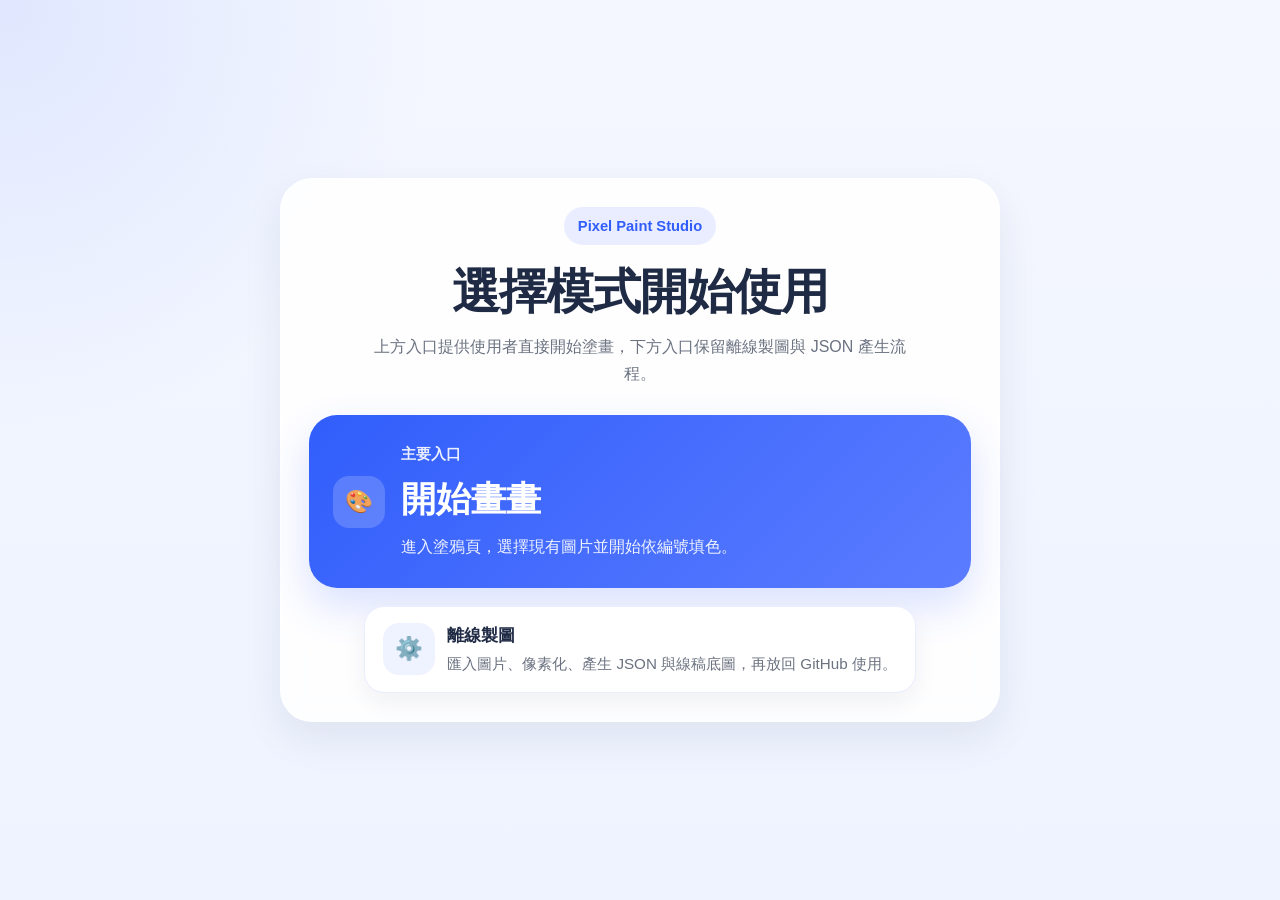
<file: index.html>
<!DOCTYPE html>
<html lang="zh-Hant">
<head>
  <meta charset="UTF-8" />
  <meta name="viewport" content="width=device-width, initial-scale=1.0, viewport-fit=cover" />
  <title>Pixel Paint Studio</title>
  <link href="https://cdn.jsdelivr.net/npm/bootstrap@5.3.3/dist/css/bootstrap.min.css" rel="stylesheet">
  <style>
    :root {
      --bg-1: #f4f7ff;
      --bg-2: #eef3ff;
      --text-main: #1f2a44;
      --text-muted: #6b7280;
      --line: rgba(49, 94, 251, 0.10);
      --primary-shadow: 0 18px 40px rgba(49, 94, 251, 0.18);
      --card-shadow: 0 16px 40px rgba(31, 42, 68, 0.08);
    }

    body {
      min-height: 100vh;
      margin: 0;
      font-family: Arial, "Noto Sans TC", sans-serif;
      color: var(--text-main);
      background:
        radial-gradient(circle at top left, rgba(49, 94, 251, 0.10), transparent 28%),
        linear-gradient(180deg, var(--bg-1) 0%, var(--bg-2) 100%);
    }

    .entry-shell {
      min-height: 100vh;
      display: flex;
      align-items: center;
      justify-content: center;
      padding: 24px;
    }

    .entry-panel {
      width: min(100%, 720px);
      background: rgba(255, 255, 255, 0.88);
      backdrop-filter: blur(10px);
      border: 1px solid rgba(255, 255, 255, 0.7);
      border-radius: 32px;
      box-shadow: var(--card-shadow);
      padding: 28px;
    }

    .entry-badge {
      display: inline-flex;
      align-items: center;
      gap: 8px;
      border-radius: 999px;
      padding: 8px 14px;
      background: rgba(49, 94, 251, 0.10);
      color: #315efb;
      font-weight: 700;
      font-size: 0.92rem;
      margin-bottom: 18px;
    }

    .entry-title {
      font-size: clamp(2rem, 4vw, 3rem);
      font-weight: 800;
      letter-spacing: -0.02em;
      margin-bottom: 12px;
    }

    .entry-desc {
      color: var(--text-muted);
      font-size: 1rem;
      line-height: 1.7;
      max-width: 560px;
      margin: 0 auto 28px;
    }

    .entry-main-link {
      display: block;
      text-decoration: none;
      border-radius: 28px;
      padding: 28px 24px;
      color: #fff;
      background: linear-gradient(135deg, #315efb 0%, #5b7cff 100%);
      box-shadow: var(--primary-shadow);
      transition: transform .18s ease, box-shadow .18s ease;
    }

    .entry-main-link:hover {
      transform: translateY(-2px);
      box-shadow: 0 22px 48px rgba(49, 94, 251, 0.24);
      color: #fff;
    }

    .entry-main-label {
      font-size: 0.92rem;
      opacity: 0.9;
      font-weight: 700;
      margin-bottom: 8px;
    }

    .entry-main-title {
      font-size: clamp(1.6rem, 3vw, 2.2rem);
      font-weight: 800;
      margin-bottom: 8px;
    }

    .entry-main-desc {
      font-size: 1rem;
      line-height: 1.6;
      opacity: 0.92;
      margin: 0;
    }

    .entry-sub-wrap {
      margin-top: 18px;
      display: flex;
      justify-content: center;
    }

    .entry-sub-link {
      display: inline-flex;
      align-items: center;
      gap: 12px;
      text-decoration: none;
      background: #fff;
      color: var(--text-main);
      border: 1px solid var(--line);
      border-radius: 20px;
      padding: 16px 18px;
      min-width: min(100%, 420px);
      box-shadow: 0 10px 24px rgba(31, 42, 68, 0.06);
      transition: transform .18s ease, border-color .18s ease, box-shadow .18s ease;
    }

    .entry-sub-link:hover {
      transform: translateY(-2px);
      border-color: rgba(49, 94, 251, 0.28);
      box-shadow: 0 14px 28px rgba(31, 42, 68, 0.08);
      color: var(--text-main);
    }

    .entry-sub-icon,
    .entry-main-icon {
      flex: 0 0 auto;
      width: 52px;
      height: 52px;
      display: inline-flex;
      align-items: center;
      justify-content: center;
      border-radius: 16px;
      font-size: 1.4rem;
      font-weight: 800;
    }

    .entry-main-icon {
      background: rgba(255,255,255,0.18);
      color: #fff;
    }

    .entry-sub-icon {
      background: rgba(49, 94, 251, 0.08);
      color: #315efb;
    }

    .entry-sub-title {
      font-weight: 800;
      font-size: 1.06rem;
      margin-bottom: 4px;
    }

    .entry-sub-desc {
      color: var(--text-muted);
      margin: 0;
      line-height: 1.55;
      font-size: 0.95rem;
    }

    @media (max-width: 576px) {
      .entry-panel {
        padding: 22px 18px;
        border-radius: 24px;
      }

      .entry-main-link {
        padding: 22px 18px;
        border-radius: 22px;
      }

      .entry-sub-link {
        min-width: 100%;
      }
    }
  </style>
</head>
<body>
  <main class="entry-shell">
    <section class="entry-panel text-center">
      <div class="entry-badge">Pixel Paint Studio</div>
      <h1 class="entry-title">選擇模式開始使用</h1>
      <p class="entry-desc">
        上方入口提供使用者直接開始塗畫，下方入口保留離線製圖與 JSON 產生流程。
      </p>

      <a class="entry-main-link" href="./paint.html">
        <div class="d-flex align-items-center gap-3 text-start">
          <div class="entry-main-icon">🎨</div>
          <div>
            <div class="entry-main-label">主要入口</div>
            <div class="entry-main-title">開始畫畫</div>
            <p class="entry-main-desc">進入塗鴉頁，選擇現有圖片並開始依編號填色。</p>
          </div>
        </div>
      </a>

      <div class="entry-sub-wrap">
        <a class="entry-sub-link text-start" href="./offline.html">
          <div class="entry-sub-icon">⚙️</div>
          <div>
            <div class="entry-sub-title">離線製圖</div>
            <p class="entry-sub-desc">匯入圖片、像素化、產生 JSON 與線稿底圖，再放回 GitHub 使用。</p>
          </div>
        </a>
      </div>
    </section>
  </main>
</body>
</html>
</file>
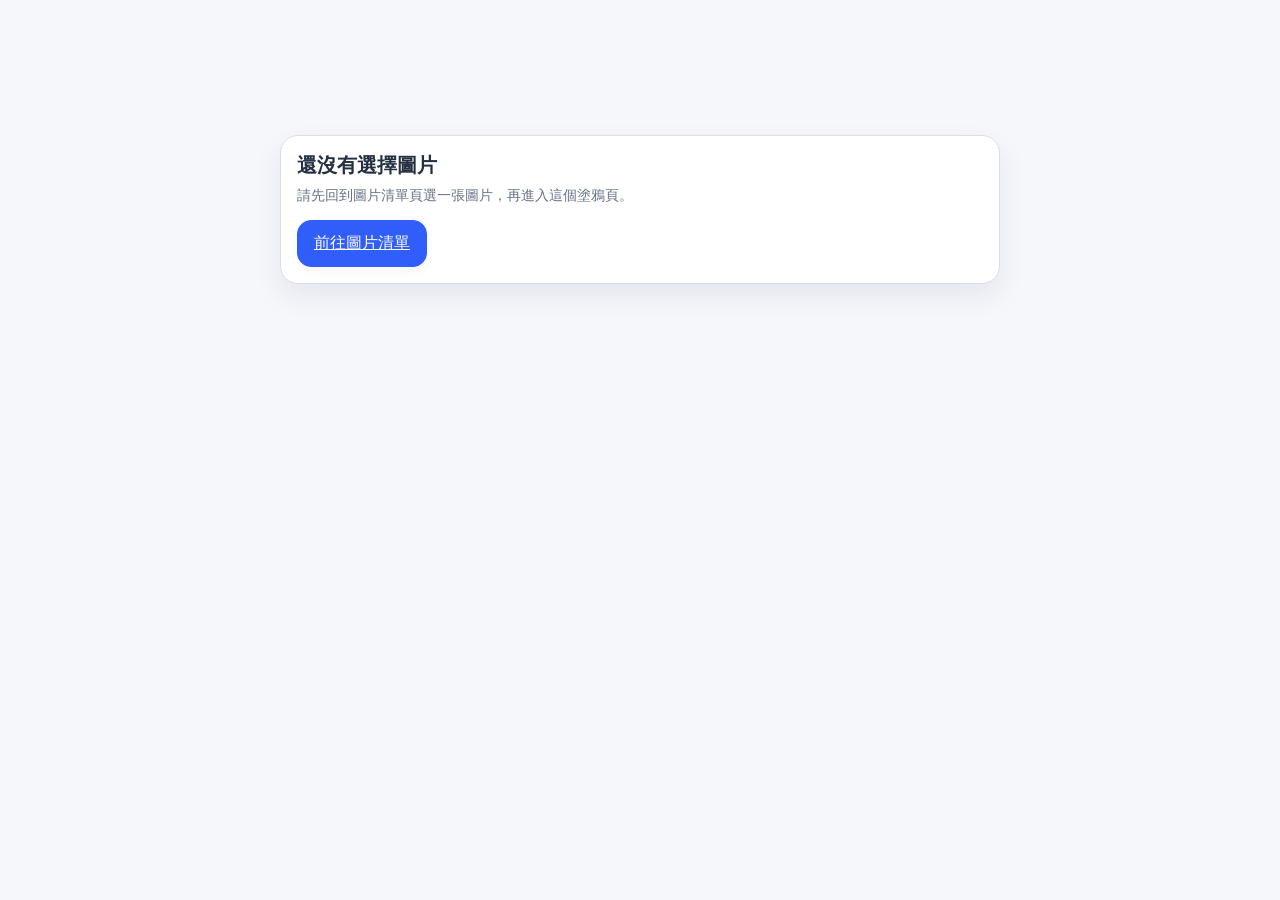
<file: draw.html>
<!DOCTYPE html>
<html lang="zh-Hant">

<head>
  <meta charset="UTF-8" />
  <meta name="viewport" content="width=device-width, initial-scale=1.0, viewport-fit=cover" />
  <title>塗鴉頁｜Pixel Paint Studio</title>
  <link rel="stylesheet" href="./assets/style.css" />
</head>

<body data-page="draw">
  <div class="app-shell">
    <section id="playView" class="panel hidden">
      <div class="play-topbar">
        <div class="play-topbar-main">
          <div>
            <div class="section-title" id="playTitle">開始繪圖</div>
            <div class="section-desc" id="playSubtitle">請先從下方選擇色塊，再點擊底圖上的對應編號。</div>
          </div>
          <button class="btn play-topbar-toggle" id="playTopbarToggle" type="button" aria-expanded="true">收合</button>
        </div>
        <div class="toolbar play-topbar-actions">
          <a class="btn" href="./paint.html">返回圖片清單</a>
          <a class="btn" href="./index.html">返回首頁</a>
          <button class="btn danger" id="clearPaintBtn">清除重繪</button>
          <button class="btn primary" id="exportPaintBtn">匯出繪圖結果</button>
        </div>
      </div>

      <div class="play-area">
        <div class="play-stage" id="playStage">
          <div class="stage-inner">
            <canvas id="playCanvas"></canvas>
          </div>
        </div>

        <div class="palette-bar">
          <div class="palette-scroll" id="paletteBar"></div>
        </div>

        <div class="zoom-controls">
          <button class="palette-tool" id="dragFillLockToggle" type="button" aria-pressed="false" title="鎖定拖曳填色">
            <span class="palette-tool-icon" aria-hidden="true">
              <svg viewBox="0 0 24 24" focusable="false">
                <path d="M17 9h-1V7a4 4 0 0 0-8 0v2H7a2 2 0 0 0-2 2v8a2 2 0 0 0 2 2h10a2 2 0 0 0 2-2v-8a2 2 0 0 0-2-2Zm-6 0V7a2 2 0 1 1 4 0v2h-4Zm1 4h2v4h-2v-4Z"></path>
              </svg>
            </span>
            <span class="palette-tool-check" id="dragFillLockCheck" aria-hidden="true"></span>
          </button>
          <button class="btn zoom-btn" id="zoomInBtn">＋</button>
          <button class="btn zoom-btn" id="zoomOutBtn">－</button>
          <div class="zoom-thumbs">
            <div class="palette-thumb-frame">
              <canvas id="pixelThumbCanvas" class="palette-thumb-canvas" title="像素圖縮圖"></canvas>
            </div>
            <div class="palette-thumb-frame">
              <canvas id="progressThumbCanvas" class="palette-thumb-canvas" title="目前完成縮圖"></canvas>
            </div>
          </div>
        </div>
      </div>
    </section>

    <div id="celebrationLayer" class="celebration-layer" aria-hidden="true"></div>

    <section id="drawEmpty" class="panel empty-state hidden">
      <div class="section-title">還沒有選擇圖片</div>
      <div class="section-desc">請先回到圖片清單頁選一張圖片，再進入這個塗鴉頁。</div>
      <div class="inline-actions">
        <a class="btn primary" href="./paint.html">前往圖片清單</a>
      </div>
    </section>
  </div>
  <script src="https://cdn.jsdelivr.net/npm/gsap@3.13.0/dist/gsap.min.js"></script>
  <script src="./assets/app.js"></script>
</body>

</html>
</file>
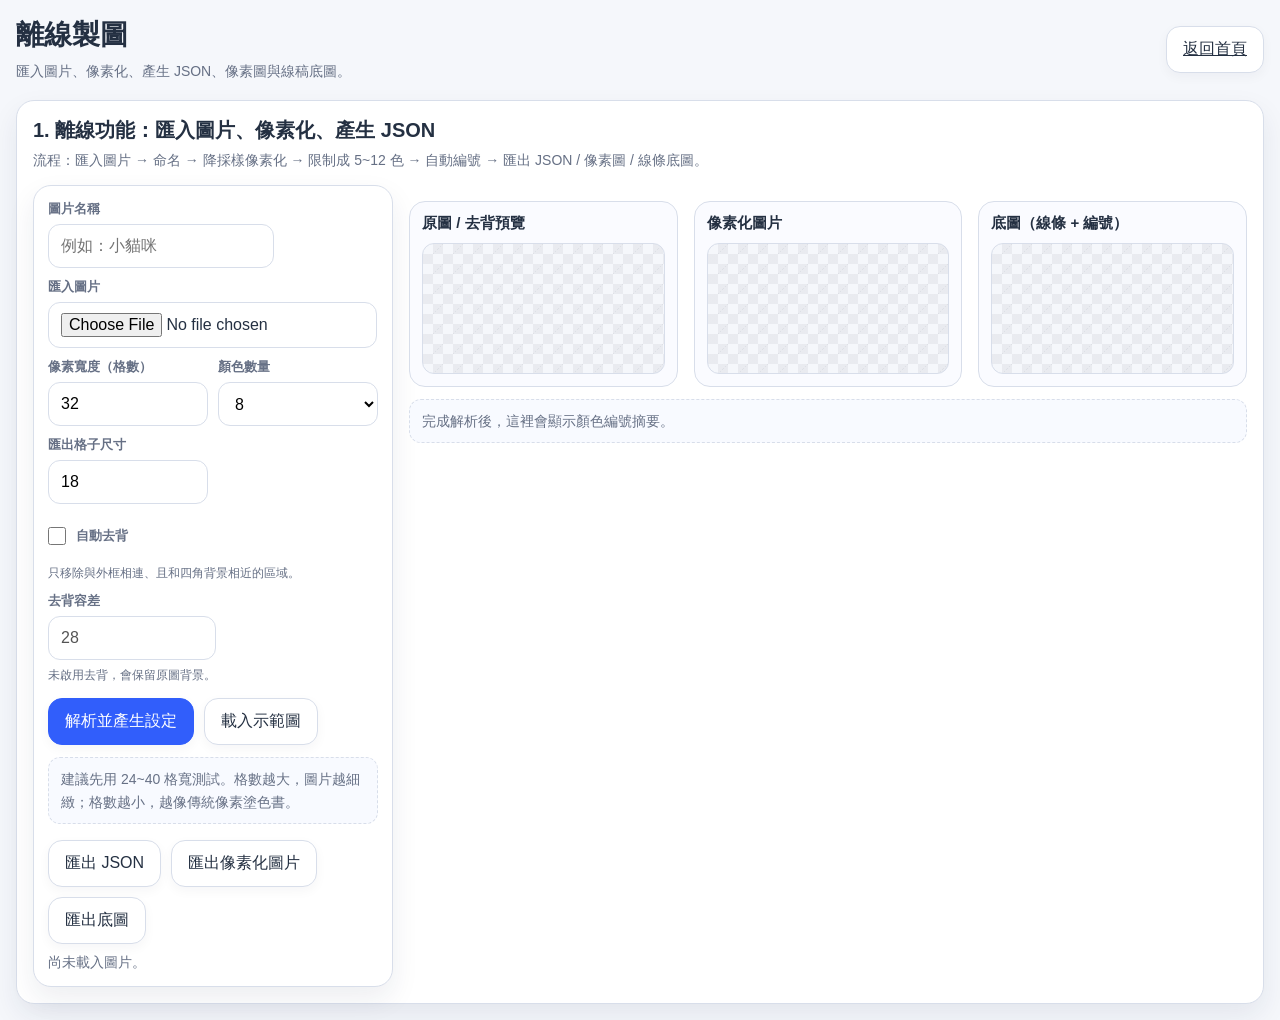
<file: offline.html>
<!DOCTYPE html>
<html lang="zh-Hant">
<head>
  <meta charset="UTF-8" />
  <meta name="viewport" content="width=device-width, initial-scale=1.0, viewport-fit=cover" />
  <title>離線製圖｜Pixel Paint Studio</title>
  <link rel="stylesheet" href="./assets/style.css" />
</head>
<body data-page="offline">
  <div class="app-shell">
    <div class="page-header">
      <div>
        <h1 class="page-title">離線製圖</h1>
        <div class="page-subtitle">匯入圖片、像素化、產生 JSON、像素圖與線稿底圖。</div>
      </div>
      <div class="inline-actions">
        <a class="btn" href="./index.html">返回首頁</a>
      </div>
    </div>

<section id="offlineView" class="panel">
      <div class="section-title">1. 離線功能：匯入圖片、像素化、產生 JSON</div>
      <div class="section-desc">流程：匯入圖片 → 命名 → 降採樣像素化 → 限制成 5~12 色 → 自動編號 → 匯出 JSON / 像素圖 / 線條底圖。</div>

      <div class="offline-layout">
        <div class="panel" style="padding:14px;">
          <div class="offline-grid">
            <div class="field">
              <label for="imageName">圖片名稱</label>
              <input id="imageName" type="text" placeholder="例如：小貓咪" />
            </div>
            <div class="field">
              <label for="imageFile">匯入圖片</label>
              <input id="imageFile" type="file" accept="image/*" />
            </div>
            <div class="field">
              <label for="gridWidth">像素寬度（格數）</label>
              <input id="gridWidth" type="number" min="8" max="128" value="32" />
            </div>
            <div class="field">
              <label for="paletteCount">顏色數量</label>
              <select id="paletteCount">
                <option>5</option><option>6</option><option>7</option><option selected>8</option>
                <option>9</option><option>10</option><option>11</option><option>12</option>
              </select>
            </div>
            <div class="field">
              <label for="exportCellSize">匯出格子尺寸</label>
              <input id="exportCellSize" type="number" min="8" max="40" value="18" />
            </div>
            <div class="field">
              <label class="toggle-field" for="removeBackgroundToggle">
                <input id="removeBackgroundToggle" type="checkbox" />
                <span>自動去背</span>
              </label>
              <div class="field-help">只移除與外框相連、且和四角背景相近的區域。</div>
            </div>
            <div class="field">
              <label for="backgroundTolerance">去背容差</label>
              <input id="backgroundTolerance" type="number" min="0" max="120" value="28" />
              <div class="field-help" id="backgroundInfo">未啟用去背，會保留原圖背景。</div>
            </div>
          </div>

          <div class="inline-actions" style="margin-top: 14px;">
            <button class="btn primary" id="generateBtn">解析並產生設定</button>
            <button class="btn" id="loadDemoBtn">載入示範圖</button>
          </div>

          <div class="hint-box">
            建議先用 24~40 格寬測試。格數越大，圖片越細緻；格數越小，越像傳統像素塗色書。
          </div>

          <div class="export-list">
            <button class="btn" id="exportJsonBtn" disabled>匯出 JSON</button>
            <button class="btn" id="exportPixelBtn" disabled>匯出像素化圖片</button>
            <button class="btn" id="exportOutlineBtn" disabled>匯出底圖</button>
          </div>

          <div class="status-line" id="offlineStatus">尚未載入圖片。</div>
        </div>

        <div>
          <div class="preview-grid">
            <div class="preview-box">
              <h3>原圖 / 去背預覽</h3>
              <div class="canvas-wrap checkerboard"><canvas id="sourceCanvas" class="transparent-canvas"></canvas></div>
            </div>
            <div class="preview-box">
              <h3>像素化圖片</h3>
              <div class="canvas-wrap checkerboard"><canvas id="pixelCanvas" class="transparent-canvas"></canvas></div>
            </div>
            <div class="preview-box">
              <h3>底圖（線條 + 編號）</h3>
              <div class="canvas-wrap checkerboard"><canvas id="outlineCanvas" class="transparent-canvas"></canvas></div>
            </div>
          </div>
          <div class="hint-box" id="palettePreviewBox">完成解析後，這裡會顯示顏色編號摘要。</div>
        </div>
      </div>
    </section>
  </div>
  <script src="./assets/app.js"></script>
</body>
</html>
</file>
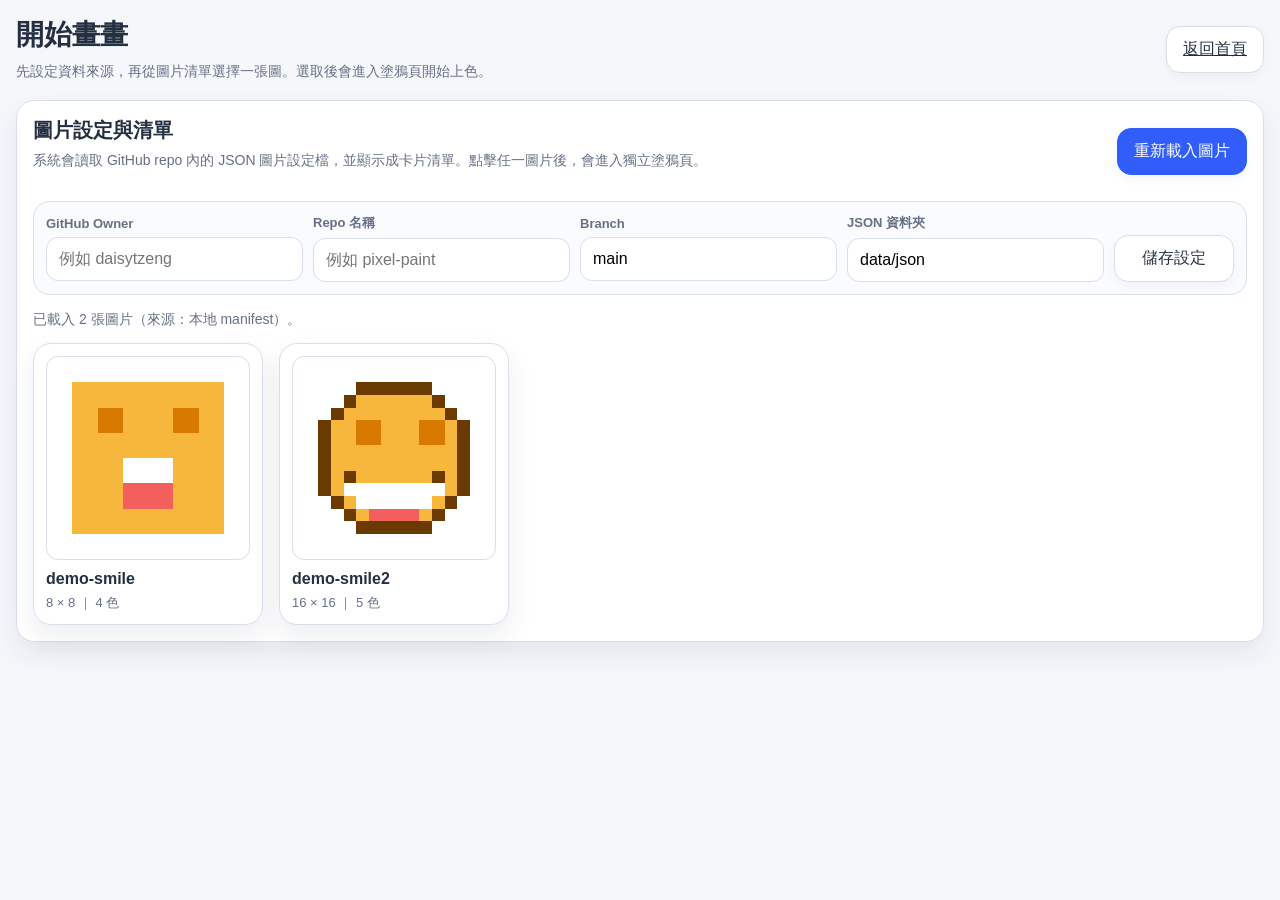
<file: paint.html>
<!DOCTYPE html>
<html lang="zh-Hant">
<head>
  <meta charset="UTF-8" />
  <meta name="viewport" content="width=device-width, initial-scale=1.0, viewport-fit=cover" />
  <title>選擇圖片｜Pixel Paint Studio</title>
  <link rel="stylesheet" href="./assets/style.css" />
</head>
<body data-page="paint">
  <div class="app-shell">
    <div class="page-header">
      <div>
        <h1 class="page-title">開始畫畫</h1>
        <div class="page-subtitle">先設定資料來源，再從圖片清單選擇一張圖。選取後會進入塗鴉頁開始上色。</div>
      </div>
      <div class="inline-actions">
        <a class="btn" href="./index.html">返回首頁</a>
      </div>
    </div>

    <section id="onlineView">
      <div id="galleryView" class="panel">
        <div class="gallery-top">
          <div>
            <div class="section-title">圖片設定與清單</div>
            <div class="section-desc">系統會讀取 GitHub repo 內的 JSON 圖片設定檔，並顯示成卡片清單。點擊任一圖片後，會進入獨立塗鴉頁。</div>
          </div>
          <div class="inline-actions">
            <button class="btn primary" id="loadGalleryBtn">重新載入圖片</button>
          </div>
        </div>

        <div class="repo-form">
          <div class="field">
            <label for="repoOwner">GitHub Owner</label>
            <input id="repoOwner" type="text" placeholder="例如 daisytzeng" />
          </div>
          <div class="field">
            <label for="repoName">Repo 名稱</label>
            <input id="repoName" type="text" placeholder="例如 pixel-paint" />
          </div>
          <div class="field">
            <label for="repoBranch">Branch</label>
            <input id="repoBranch" type="text" value="main" />
          </div>
          <div class="field">
            <label for="repoPath">JSON 資料夾</label>
            <input id="repoPath" type="text" value="data/json" />
          </div>
          <div class="field" style="min-width:120px; flex:0 0 120px; align-self:flex-end;">
            <button class="btn" id="saveRepoBtn">儲存設定</button>
          </div>
        </div>

        <div class="status-line" id="galleryStatus">尚未讀取圖片資料。</div>
        <div id="galleryGrid" class="gallery-grid" style="margin-top:14px;"></div>
      </div>
    </section>
  </div>
  <script src="./assets/app.js"></script>
</body>
</html>
</file>
<file: assets/style.css>
:root {
      --bg: #f5f7fb;
      --card: #ffffff;
      --line: #d8deea;
      --text: #243042;
      --muted: #667085;
      --primary: #315efb;
      --danger: #dc3545;
      --shadow: 0 12px 28px rgba(21, 37, 73, 0.08);
      --radius: 18px;
      --safe-bottom: env(safe-area-inset-bottom, 0px);
    }

    * { box-sizing: border-box; }

    body {
      margin: 0;
      font-family: Arial, "Noto Sans TC", sans-serif;
      background: var(--bg);
      color: var(--text);
    }

    button, input, select, label {
      font: inherit;
    }

    .app-shell {
      max-width: 1280px;
      margin: 0 auto;
      padding: 16px 16px calc(16px + var(--safe-bottom));
    }

    .topbar {
      display: flex;
      gap: 12px;
      align-items: center;
      justify-content: space-between;
      flex-wrap: wrap;
      margin-bottom: 16px;
    }

    .brand {
      font-size: 24px;
      font-weight: 700;
    }

    .sub {
      color: var(--muted);
      font-size: 14px;
      margin-top: 4px;
    }

    .nav-actions,
    .inline-actions,
    .toolbar,
    .palette-actions,
    .repo-form,
    .offline-grid,
    .export-list,
    .play-topbar {
      display: flex;
      gap: 10px;
      flex-wrap: wrap;
      align-items: center;
    }

    .panel {
      background: var(--card);
      border: 1px solid var(--line);
      border-radius: var(--radius);
      box-shadow: var(--shadow);
      padding: 16px;
    }

    .hidden { display: none !important; }

    .btn {
      border: 1px solid var(--line);
      background: #fff;
      color: var(--text);
      padding: 12px 16px;
      border-radius: 14px;
      cursor: pointer;
      min-height: 46px;
      transition: transform .15s ease, box-shadow .15s ease;
      box-shadow: 0 4px 12px rgba(10, 20, 40, 0.04);
    }

    .btn:hover { transform: translateY(-1px); }
    .btn.primary {
      background: var(--primary);
      color: #fff;
      border-color: var(--primary);
    }
    .btn.danger {
      background: var(--danger);
      color: #fff;
      border-color: var(--danger);
    }
    .btn.active {
      outline: 3px solid rgba(49, 94, 251, 0.18);
      border-color: var(--primary);
    }

    .field {
      display: flex;
      flex-direction: column;
      gap: 6px;
      min-width: 160px;
    }

    .field label {
      font-size: 13px;
      color: var(--muted);
      font-weight: 600;
    }

    .field-help {
      font-size: 12px;
      color: var(--muted);
      line-height: 1.5;
    }

    .field input,
    .field select {
      min-height: 44px;
      border: 1px solid var(--line);
      border-radius: 12px;
      padding: 10px 12px;
      background: #fff;
    }

    .toggle-field {
      display: inline-flex;
      align-items: center;
      gap: 10px;
      min-height: 44px;
      color: var(--text);
      cursor: pointer;
    }

    .toggle-field input[type="checkbox"] {
      width: 18px;
      height: 18px;
      margin: 0;
      accent-color: var(--primary);
    }

    .section-title {
      font-size: 20px;
      font-weight: 700;
      margin-bottom: 6px;
    }

    .section-desc {
      color: var(--muted);
      font-size: 14px;
      margin-bottom: 14px;
      line-height: 1.5;
    }

    .offline-layout {
      display: grid;
      grid-template-columns: 360px 1fr;
      gap: 16px;
    }

    .preview-grid {
      display: grid;
      grid-template-columns: repeat(3, minmax(0, 1fr));
      gap: 16px;
      margin-top: 16px;
    }

    .preview-box {
      background: #fafbff;
      border: 1px solid var(--line);
      border-radius: 16px;
      padding: 12px;
    }

    .preview-box h3 {
      margin: 0 0 10px;
      font-size: 15px;
    }

    .canvas-wrap {
      overflow: auto;
      border-radius: 12px;
      background: #fff;
      border: 1px solid var(--line);
      padding: 8px;
      max-height: 460px;
    }

    .checkerboard {
      background-color: #f5f7fb;
      background-image:
        linear-gradient(45deg, rgba(36, 48, 66, 0.06) 25%, transparent 25%),
        linear-gradient(-45deg, rgba(36, 48, 66, 0.06) 25%, transparent 25%),
        linear-gradient(45deg, transparent 75%, rgba(36, 48, 66, 0.06) 75%),
        linear-gradient(-45deg, transparent 75%, rgba(36, 48, 66, 0.06) 75%);
      background-size: 20px 20px;
      background-position: 0 0, 0 10px, 10px -10px, -10px 0;
    }

    canvas {
      image-rendering: pixelated;
      image-rendering: crisp-edges;
      display: block;
      max-width: 100%;
      background: #fff;
    }

    .transparent-canvas {
      background: transparent;
    }

    .export-list {
      margin-top: 16px;
    }

    .gallery-top {
      display: flex;
      flex-wrap: wrap;
      align-items: center;
      justify-content: space-between;
      gap: 14px;
      margin-bottom: 16px;
    }

    .repo-form {
      padding: 12px;
      border: 1px solid var(--line);
      border-radius: 16px;
      background: #f9fbff;
      margin-bottom: 16px;
    }

    .repo-form .field {
      min-width: 140px;
      flex: 1 1 160px;
    }

    .gallery-grid {
      display: grid;
      grid-template-columns: repeat(auto-fill, minmax(220px, 1fr));
      gap: 16px;
    }

    .card {
      border: 1px solid var(--line);
      background: #fff;
      border-radius: 18px;
      padding: 12px;
      box-shadow: var(--shadow);
      cursor: pointer;
    }

    .card:hover { transform: translateY(-2px); }

    .card canvas {
      width: 100%;
      height: auto;
      border-radius: 12px;
      border: 1px solid var(--line);
      background: #fff;
    }

    .card-title {
      font-size: 16px;
      font-weight: 700;
      margin-top: 10px;
    }

    .card-sub {
      font-size: 13px;
      color: var(--muted);
      margin-top: 6px;
    }

    .play-area {
      position: relative;
      display: grid;
      grid-template-columns: 1fr 92px;
      gap: 16px;
      min-height: 70vh;
    }

    .play-stage {
      background: #eef3ff;
      border: 1px solid var(--line);
      border-radius: 20px;
      padding: 12px;
      overflow: auto;
      position: relative;
      touch-action: none;
    }

    .stage-inner {
      min-height: 60vh;
      display: flex;
      justify-content: center;
      align-items: flex-start;
      padding: 20px;
    }

    #playCanvas {
      border: 1px solid var(--line);
      background: #fff;
      touch-action: none;
      box-shadow: 0 10px 24px rgba(25, 42, 70, 0.08);
    }

    .zoom-controls {
      display: flex;
      flex-direction: column;
      justify-content: center;
      gap: 12px;
      align-items: stretch;
    }

    .zoom-btn {
      min-height: 56px;
      font-size: 24px;
      font-weight: bold;
      border-radius: 18px;
    }

    .palette-bar {
      position: sticky;
      bottom: 0;
      left: 0;
      right: 0;
      margin-top: 14px;
      background: rgba(255,255,255,0.95);
      border: 1px solid var(--line);
      border-radius: 20px;
      padding: 12px;
      backdrop-filter: blur(6px);
    }

    body[data-page="draw"] {
      --draw-topbar-offset: calc(84px + env(safe-area-inset-top, 0px));
      overflow: hidden;
    }

    body[data-page="draw"] .app-shell {
      max-width: none;
      padding: 0;
    }

    body[data-page="draw"] #playView.panel {
      min-height: 100vh;
      padding: 0;
      border: 0;
      border-radius: 0;
      box-shadow: none;
      background: linear-gradient(180deg, #eef4ff 0%, #f7f9fe 100%);
    }

    body[data-page="draw"] .play-topbar {
      position: fixed;
      top: 0;
      left: 0;
      right: 0;
      z-index: 30;
      display: flex;
      align-items: center;
      justify-content: space-between;
      gap: 16px;
      padding: 14px 18px;
      padding-top: calc(14px + env(safe-area-inset-top, 0px));
      background: rgba(255, 255, 255, 0.88);
      border-bottom: 1px solid rgba(216, 222, 234, 0.9);
      backdrop-filter: blur(12px);
      box-shadow: 0 10px 28px rgba(21, 37, 73, 0.08);
    }

    body[data-page="draw"] .play-topbar-main {
      display: flex;
      align-items: flex-start;
      justify-content: space-between;
      gap: 16px;
      flex: 1 1 auto;
      min-width: 0;
    }

    body[data-page="draw"] .play-topbar-actions {
      flex: 0 0 auto;
    }

    body[data-page="draw"] .play-topbar-toggle {
      display: none;
      min-width: 72px;
      align-self: flex-start;
    }

    body[data-page="draw"] .play-topbar .section-title,
    body[data-page="draw"] .play-topbar .section-desc {
      margin-bottom: 0;
    }

    body[data-page="draw"] .play-topbar .section-desc {
      margin-top: 4px;
      max-width: 560px;
    }

    body[data-page="draw"] .play-area {
      display: block;
      min-height: 100vh;
    }

    body[data-page="draw"] .play-stage {
      position: fixed;
      top: var(--draw-topbar-offset);
      right: 0;
      bottom: calc(126px + env(safe-area-inset-bottom, 0px));
      left: 0;
      padding: 0;
      border: 0;
      border-radius: 0;
      background:
        radial-gradient(circle at top left, rgba(49, 94, 251, 0.08), transparent 30%),
        linear-gradient(180deg, #eef4ff 0%, #f7f9fe 100%);
    }

    body[data-page="draw"] .stage-inner {
      width: max-content;
      min-width: 100%;
      height: max-content;
      min-height: 100%;
      box-sizing: border-box;
      display: flex;
      align-items: center;
      justify-content: center;
      padding: 32px 96px 32px 32px;
    }

    body[data-page="draw"] #playCanvas {
      max-width: none;
      box-shadow: 0 18px 40px rgba(25, 42, 70, 0.12);
    }

    body[data-page="draw"] .zoom-controls {
      position: fixed;
      top: 50%;
      right: 18px;
      z-index: 28;
      transform: translateY(-50%);
      display: flex;
      flex-direction: column;
      justify-content: center;
      align-items: stretch;
      gap: 12px;
    }

    body[data-page="draw"] .palette-bar {
      position: fixed;
      left: 16px;
      right: 16px;
      bottom: calc(12px + env(safe-area-inset-bottom, 0px));
      z-index: 29;
      margin-top: 0;
      background: rgba(255, 255, 255, 0.92);
      box-shadow: 0 14px 32px rgba(21, 37, 73, 0.12);
    }

    body[data-page="draw"] .palette-scroll {
      padding-bottom: 4px;
      align-items: center;
    }

    body[data-page="draw"] .zoom-thumbs {
      display: flex;
      flex-direction: column;
      align-items: center;
      gap: 10px;
      margin-top: 4px;
    }

    body[data-page="draw"] .palette-thumb-frame {
      height: 62px;
      min-width: 62px;
      display: flex;
      align-items: center;
      justify-content: center;
      padding: 5px;
      border: 1px solid rgba(36, 48, 66, 0.14);
      border-radius: 14px;
      background: rgba(255, 255, 255, 0.92);
      box-shadow: inset 0 1px 0 rgba(255, 255, 255, 0.7);
    }

    body[data-page="draw"] .palette-thumb-canvas {
      display: block;
      height: 52px;
      width: auto;
      max-width: 120px;
      border-radius: 10px;
      border: 1px solid rgba(36, 48, 66, 0.08);
      background: #ffffff;
      object-fit: contain;
    }

    body[data-page="draw"] .swatch {
      min-width: 88px;
      padding: 7px;
      border-radius: 18px;
    }

    body[data-page="draw"] .palette-tool {
      width: 76px;
      height: 76px;
      border-radius: 20px;
    }

    body[data-page="draw"] .palette-tool-icon svg {
      width: 32px;
      height: 32px;
    }

    body[data-page="draw"] .swatch-color {
      height: 62px;
      border-radius: 14px;
    }

    body[data-page="draw"] .swatch-no-badge {
      min-width: 34px;
      height: 34px;
      font-size: 17px;
    }

    body[data-page="draw"] #drawEmpty.panel {
      max-width: 720px;
      margin: 15vh auto 0;
    }

    .palette-scroll {
      display: flex;
      gap: 10px;
      overflow-x: auto;
      padding-bottom: 2px;
    }

    .palette-tool {
      position: relative;
      flex: 0 0 auto;
      width: 62px;
      height: 62px;
      border: 2px solid rgba(36, 48, 66, 0.12);
      border-radius: 18px;
      background: linear-gradient(180deg, #ffffff 0%, #f3f6fb 100%);
      color: #243042;
      cursor: pointer;
      box-shadow: 0 4px 12px rgba(10, 20, 40, 0.06);
    }

    .palette-tool.active {
      border-color: var(--primary);
      outline: 3px solid rgba(49, 94, 251, 0.18);
      box-shadow: 0 8px 18px rgba(49, 94, 251, 0.16);
    }

    .palette-tool-icon {
      display: inline-flex;
      width: 100%;
      height: 100%;
      align-items: center;
      justify-content: center;
    }

    .palette-tool-icon svg {
      width: 28px;
      height: 28px;
      fill: currentColor;
    }

    .palette-tool-check {
      position: absolute;
      top: 6px;
      right: 6px;
      min-width: 18px;
      height: 18px;
      display: inline-flex;
      align-items: center;
      justify-content: center;
      border-radius: 999px;
      background: #1f2937;
      color: #ffffff;
      font-size: 12px;
      font-weight: 800;
      line-height: 1;
    }

    .swatch {
      min-width: 74px;
      border: 2px solid transparent;
      border-radius: 16px;
      padding: 6px;
      background: #fff;
      cursor: pointer;
      text-align: center;
      box-shadow: 0 4px 12px rgba(10, 20, 40, 0.06);
    }

    .swatch.active {
      border-color: var(--primary);
      outline: 3px solid rgba(49, 94, 251, 0.18);
    }

    .swatch-color {
      position: relative;
      height: 52px;
      border-radius: 12px;
      border: 1px solid rgba(0,0,0,0.08);
      display: flex;
      align-items: center;
      justify-content: center;
    }

    .swatch-no {
      font-weight: 700;
      font-size: 18px;
    }

    .swatch-no-badge {
      display: inline-flex;
      align-items: center;
      justify-content: center;
      min-width: 30px;
      height: 30px;
      padding: 0 8px;
      border-radius: 999px;
      border: 2px dashed #111111;
      background: rgba(255, 255, 255, 0.96);
      color: #111111;
      font-weight: 800;
      font-size: 16px;
      line-height: 1;
      box-shadow: 0 2px 8px rgba(0, 0, 0, 0.12);
    }

    .swatch-name,
    .muted {
      color: var(--muted);
      font-size: 13px;
    }

    .status-line {
      margin-top: 10px;
      font-size: 14px;
      color: var(--muted);
    }

    .hint-box {
      margin-top: 12px;
      padding: 10px 12px;
      background: #f8faff;
      border: 1px dashed var(--line);
      border-radius: 12px;
      font-size: 14px;
      line-height: 1.6;
      color: var(--muted);
    }

    .pill {
      display: inline-flex;
      align-items: center;
      gap: 6px;
      border: 1px solid var(--line);
      border-radius: 999px;
      padding: 8px 12px;
      background: #fff;
    }

    .empty {
      padding: 36px 20px;
      text-align: center;
      color: var(--muted);
      border: 1px dashed var(--line);
      border-radius: 18px;
      background: #fff;
    }

    .celebration-layer {
      position: fixed;
      inset: 0;
      pointer-events: none;
      overflow: hidden;
      z-index: 60;
    }

    .confetti-piece {
      position: absolute;
      top: -24px;
      width: 12px;
      height: 22px;
      border-radius: 4px;
      opacity: 0;
      will-change: transform, opacity;
    }

    @media (max-width: 980px) {
      .offline-layout,
      .play-area,
      .preview-grid {
        grid-template-columns: 1fr;
      }

      .zoom-controls {
        flex-direction: row;
        justify-content: center;
      }

      .stage-inner {
        justify-content: flex-start;
      }
    }

    @media (max-width: 980px) {
      body[data-page="draw"] {
        --draw-topbar-offset: calc(132px + env(safe-area-inset-top, 0px));
      }

      body[data-page="draw"] .play-topbar {
        align-items: stretch;
        flex-direction: column;
        padding: 12px 14px;
        padding-top: calc(12px + env(safe-area-inset-top, 0px));
      }

      body[data-page="draw"] .play-topbar-main {
        align-items: center;
      }

      body[data-page="draw"] .play-topbar-toggle {
        display: inline-flex;
        align-items: center;
        justify-content: center;
      }

      body[data-page="draw"].draw-topbar-collapsed {
        --draw-topbar-offset: calc(72px + env(safe-area-inset-top, 0px));
      }

      body[data-page="draw"].draw-topbar-collapsed .play-topbar .section-desc,
      body[data-page="draw"].draw-topbar-collapsed .play-topbar-actions {
        display: none;
      }

      body[data-page="draw"] .play-stage {
        bottom: calc(138px + env(safe-area-inset-bottom, 0px));
      }

      body[data-page="draw"] .stage-inner {
        padding: 20px 20px 24px;
      }

      body[data-page="draw"] .palette-bar {
        left: 10px;
        right: 10px;
        bottom: calc(8px + env(safe-area-inset-bottom, 0px));
      }

      body[data-page="draw"] .palette-thumb-frame {
        height: 54px;
        min-width: 54px;
        padding: 4px;
      }

      body[data-page="draw"] .palette-thumb-canvas {
        height: 46px;
        max-width: 90px;
      }

      body[data-page="draw"] .zoom-controls {
        flex-direction: column;
        justify-content: center;
        right: 10px;
      }
    }

    .page-header {
      display: flex;
      gap: 12px;
      align-items: center;
      justify-content: space-between;
      flex-wrap: wrap;
      margin-bottom: 18px;
    }

    .page-title {
      font-size: 28px;
      font-weight: 800;
      margin: 0;
    }

    .page-subtitle {
      color: var(--muted);
      font-size: 14px;
      margin-top: 6px;
      line-height: 1.6;
    }

    .home-shell {
      min-height: 100vh;
      display: flex;
      align-items: center;
      justify-content: center;
      padding: 24px;
    }

    .home-card {
      width: min(560px, 100%);
      background: var(--card);
      border: 1px solid var(--line);
      border-radius: 28px;
      box-shadow: var(--shadow);
      padding: 32px 24px;
      text-align: center;
    }

    .home-brand {
      font-size: clamp(32px, 6vw, 44px);
      font-weight: 900;
      margin: 0;
    }

    .home-desc {
      margin: 12px auto 0;
      max-width: 430px;
      color: var(--muted);
      line-height: 1.7;
      font-size: 15px;
    }

    .home-actions {
      margin-top: 28px;
      display: flex;
      flex-direction: column;
      align-items: center;
      gap: 16px;
    }

    .menu-button {
      width: min(380px, 100%);
      min-height: 96px;
      border-radius: 24px;
      font-size: clamp(28px, 5vw, 36px);
      font-weight: 800;
      box-shadow: 0 16px 34px rgba(49, 94, 251, 0.18);
      text-decoration: none;
      display: flex;
      align-items: center;
      justify-content: center;
    }

    .menu-button.small {
      width: min(260px, 82%);
      min-height: 58px;
      border-radius: 18px;
      font-size: 20px;
      font-weight: 700;
      box-shadow: 0 10px 22px rgba(10, 20, 40, 0.08);
    }
</file>
